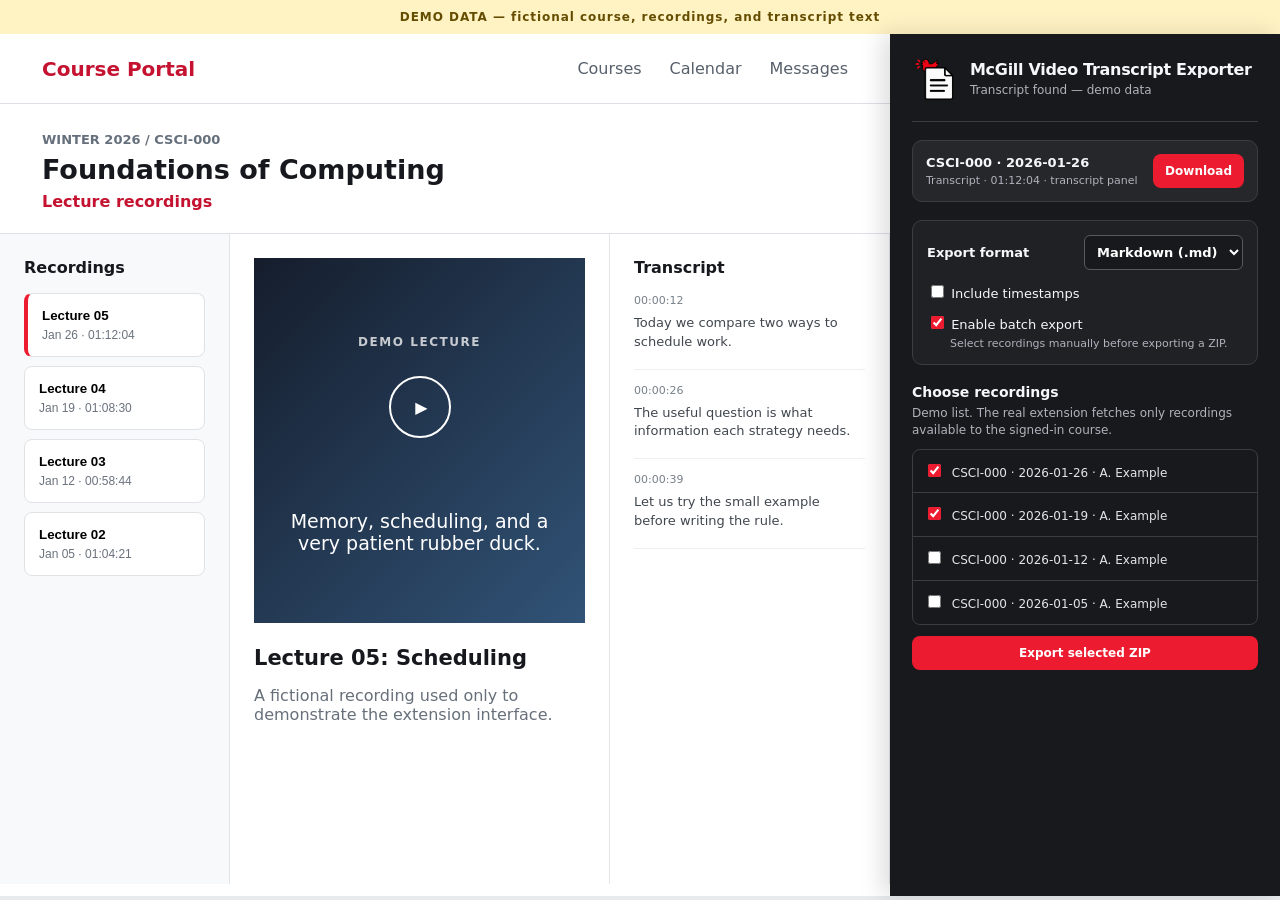
<file: demo/index.html>
<!doctype html>
<html lang="en">
  <head>
    <meta charset="utf-8" />
    <meta name="viewport" content="width=device-width, initial-scale=1" />
    <title>McGill Video Transcript Exporter — demo</title>
    <link rel="stylesheet" href="demo.css" />
  </head>
  <body>
    <div class="demo-notice">DEMO DATA — fictional course, recordings, and transcript text</div>
    <main class="browser" aria-label="Illustrative course-page mock">
      <section class="course-page">
        <nav class="topbar">
          <strong>Course Portal</strong>
          <span>Courses</span><span>Calendar</span><span>Messages</span>
        </nav>
        <header class="course-heading">
          <p>WINTER 2026 / CSCI-000</p>
          <h1>Foundations of Computing</h1>
          <span>Lecture recordings</span>
        </header>
        <div class="course-layout">
          <aside>
            <h2>Recordings</h2>
            <button class="lecture active"><b>Lecture 05</b><span>Jan 26 · 01:12:04</span></button>
            <button class="lecture"><b>Lecture 04</b><span>Jan 19 · 01:08:30</span></button>
            <button class="lecture"><b>Lecture 03</b><span>Jan 12 · 00:58:44</span></button>
            <button class="lecture"><b>Lecture 02</b><span>Jan 05 · 01:04:21</span></button>
          </aside>
          <section class="player">
            <div class="video"><span>DEMO LECTURE</span><div class="play">▶</div><p>Memory, scheduling, and a very patient rubber duck.</p></div>
            <h2>Lecture 05: Scheduling</h2>
            <p class="muted">A fictional recording used only to demonstrate the extension interface.</p>
          </section>
          <section class="transcript"><h2>Transcript</h2><p><time>00:00:12</time> Today we compare two ways to schedule work.</p><p><time>00:00:26</time> The useful question is what information each strategy needs.</p><p><time>00:00:39</time> Let us try the small example before writing the rule.</p></section>
        </div>
      </section>

      <section class="popup" aria-label="McGill Video Transcript Exporter mock popup">
        <header>
          <img src="../assets/mcgill-transcript-logo.png" alt="" />
          <div><h2>McGill Video Transcript Exporter</h2><p>Transcript found — demo data</p></div>
        </header>
        <div class="result"><div><strong>CSCI-000 · 2026-01-26</strong><span>Transcript · 01:12:04 · transcript panel</span></div><button>Download</button></div>
        <div class="settings"><label>Export format <select><option>Markdown (.md)</option></select></label><label><input type="checkbox" /> Include timestamps</label><label><input type="checkbox" checked /> Enable batch export</label><small>Select recordings manually before exporting a ZIP.</small></div>
        <section class="batch"><strong>Choose recordings</strong><p>Demo list. The real extension fetches only recordings available to the signed-in course.</p><div class="recordings"><label><input type="checkbox" checked /> CSCI-000 · 2026-01-26 · A. Example</label><label><input type="checkbox" checked /> CSCI-000 · 2026-01-19 · A. Example</label><label><input type="checkbox" /> CSCI-000 · 2026-01-12 · A. Example</label><label><input type="checkbox" /> CSCI-000 · 2026-01-05 · A. Example</label></div><button class="export">Export selected ZIP</button></section>
      </section>
    </main>
  </body>
</html>
</file>
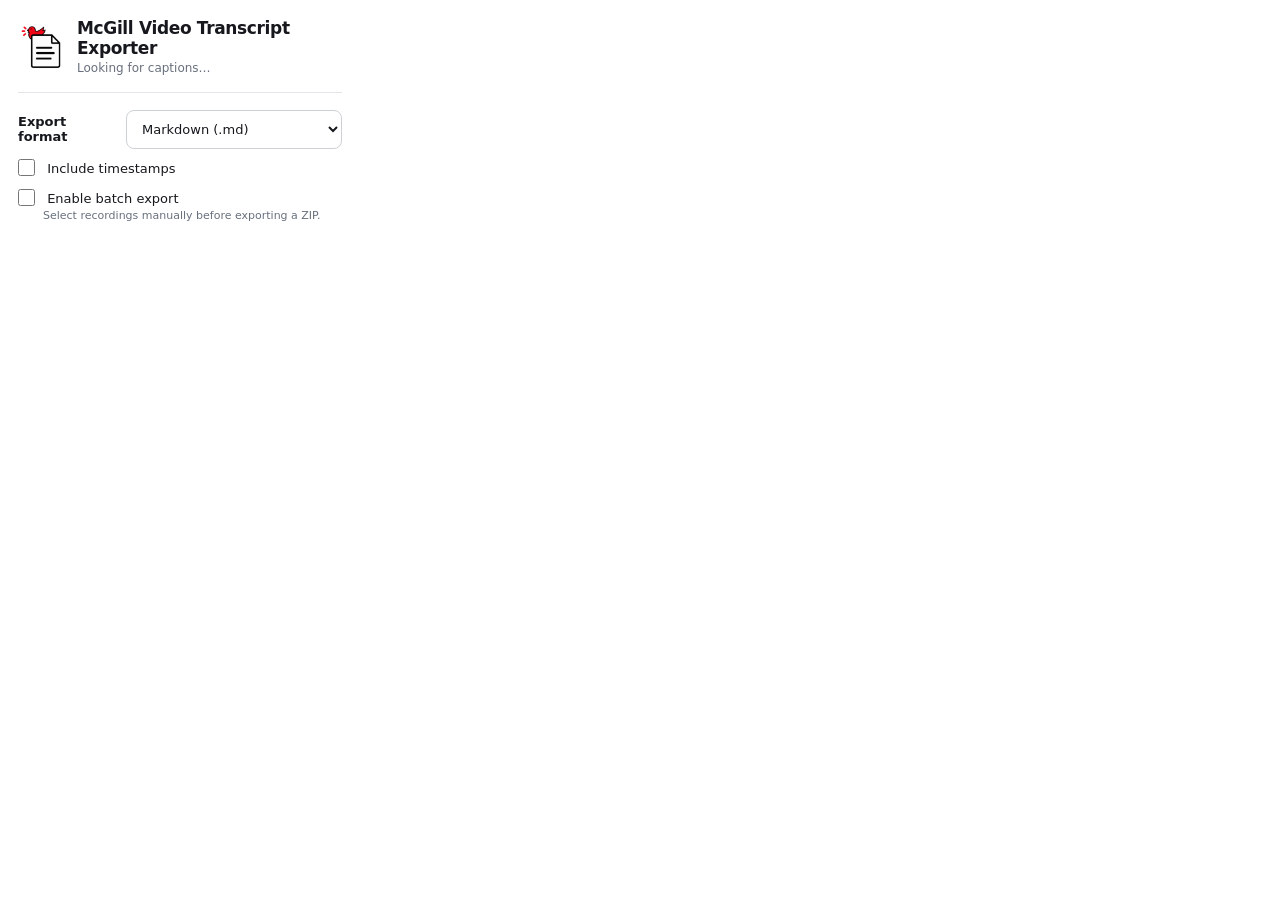
<file: popup.html>
<!doctype html>
<html lang="en">
  <head>
    <meta charset="utf-8" />
    <meta name="viewport" content="width=device-width, initial-scale=1" />
    <title>McGill Video Transcript Exporter</title>
    <link rel="stylesheet" href="popup.css" />
  </head>
  <body>
    <main>
      <header>
        <div class="mark" aria-hidden="true"><img src="assets/mcgill-transcript-logo.png" alt="" /></div>
        <div>
          <h1>McGill Video Transcript Exporter</h1>
          <p id="status" role="status">Looking for captions…</p>
        </div>
      </header>

      <section id="results" aria-live="polite"></section>

      <section id="settings" class="settings" hidden>
        <label for="format">Export format</label>
        <select id="format">
          <option value="md">Markdown (.md)</option>
          <option value="txt">Plain text (.txt)</option>
          <option value="vtt">WebVTT captions (.vtt)</option>
        </select>
        <label class="check">
          <input id="timestamps" type="checkbox" />
          Include timestamps
        </label>
        <label class="check batch-setting">
          <input id="batchEnabled" type="checkbox" />
          Enable batch export
          <span>Select recordings manually before exporting a ZIP.</span>
        </label>
      </section>

      <button id="batch" class="secondary" type="button" hidden>Batch export course recordings</button>
      <section id="batchPanel" class="batch-panel" hidden aria-live="polite"></section>

      <button id="retry" class="secondary" type="button" hidden>Scan again</button>
    </main>
    <script src="lib/transcript.js"></script>
    <script src="lib/zip.js"></script>
    <script src="popup.js"></script>
  </body>
</html>
</file>
<file: demo/demo.css>
:root { font-family: Inter, ui-sans-serif, system-ui, sans-serif; color: #16181d; background: #e9eaed; }
* { box-sizing: border-box; }
body { margin: 0; min-width: 1120px; }
.demo-notice { padding: 10px 24px; background: #fff3c4; color: #644d00; text-align: center; font-size: 12px; font-weight: 800; letter-spacing: .08em; }
.browser { display: grid; grid-template-columns: 1fr 390px; min-height: calc(100vh - 38px); background: white; }
.topbar { display: flex; gap: 28px; align-items: center; height: 70px; padding: 0 42px; border-bottom: 1px solid #dde0e5; color: #57606b; }
.topbar strong { color: #c41230; font-size: 20px; margin-right: auto; }
.course-heading { padding: 28px 42px 22px; border-bottom: 1px solid #dde0e5; }.course-heading p { margin: 0; color: #66707c; font-size: 13px; font-weight: 700; }.course-heading h1 { margin: 7px 0; font-size: 27px; }.course-heading span { color: #c41230; font-weight: 700; }
.course-layout { display: grid; grid-template-columns: 230px 1fr 280px; min-height: 650px; }.course-layout > * { padding: 24px; border-right: 1px solid #e3e5e8; }.course-layout h2 { margin: 0 0 16px; font-size: 16px; }
aside { background: #f8f9fa; }.lecture { width: 100%; padding: 14px; margin: 0 0 9px; border: 1px solid #e0e2e5; border-radius: 8px; background: #fff; text-align: left; cursor: default; }.lecture.active { border-left: 4px solid #ed1b2f; }.lecture b, .lecture span { display: block; }.lecture span { margin-top: 5px; color: #6a727d; font-size: 12px; }
.video { display: grid; place-items: center; min-height: 365px; padding: 24px; background: linear-gradient(135deg, #151d2c, #315377); color: white; text-align: center; }.video span { align-self: end; font-size: 12px; font-weight: 800; letter-spacing: .13em; opacity: .75; }.video p { max-width: 360px; font-size: 19px; }.play { width: 62px; height: 62px; padding: 20px 0 0 4px; border: 2px solid white; border-radius: 50%; }.player h2 { margin: 23px 0 5px; font-size: 21px; }.muted { color: #67707a; }
.transcript p { padding: 0 0 17px; border-bottom: 1px solid #edf0f2; color: #41474f; font-size: 13px; line-height: 1.45; }.transcript time { display: block; margin-bottom: 5px; color: #777f88; font-size: 11px; }
.popup { padding: 22px; background: #18191c; color: #f6f7fa; box-shadow: -8px 0 22px #0002; }.popup header { display: flex; gap: 11px; align-items: center; padding-bottom: 18px; border-bottom: 1px solid #3a3d42; }.popup header img { width: 47px; height: 47px; object-fit: contain; }.popup h2 { margin: 0 0 3px; font-size: 16px; letter-spacing: -.3px; }.popup p { margin: 0; color: #aeb3bc; font-size: 12px; line-height: 1.4; }
.result { display: flex; justify-content: space-between; gap: 8px; align-items: center; margin-top: 18px; padding: 13px; border: 1px solid #3a3d42; border-radius: 10px; background: #25272b; }.result strong, .result span { display: block; }.result strong { font-size: 13px; }.result span { margin-top: 4px; color: #aeb3bc; font-size: 11px; }.popup button { border: 0; border-radius: 8px; padding: 10px 12px; background: #ed1b2f; color: white; font: inherit; font-size: 12px; font-weight: 800; }
.settings { display: grid; gap: 12px; margin-top: 18px; padding: 14px; border: 1px solid #3a3d42; border-radius: 10px; background: #202125; font-size: 13px; }.settings label:first-child { display: flex; justify-content: space-between; align-items: center; font-weight: 700; }.settings select { padding: 8px; border: 1px solid #565a61; border-radius: 6px; background: #18191c; color: #fff; font: inherit; }.settings input { accent-color: #ed1b2f; }.settings small { margin: -7px 0 0 23px; color: #aeb3bc; font-size: 11px; }
.batch { margin-top: 17px; }.batch > strong { font-size: 14px; }.batch > p { margin: 4px 0 10px; }.recordings { overflow: hidden; border: 1px solid #3a3d42; border-radius: 8px; }.recordings label { display: block; padding: 11px; border-bottom: 1px solid #3a3d42; color: #e3e5e9; font-size: 12px; line-height: 1.4; }.recordings label:last-child { border: 0; }.recordings input { margin-right: 7px; accent-color: #ed1b2f; }.export { width: 100%; margin-top: 11px; }
</file>
<file: popup.css>
:root {
  color-scheme: light;
  font-family: Inter, ui-sans-serif, system-ui, -apple-system, BlinkMacSystemFont, "Segoe UI", sans-serif;
  --red: #ed1b2f;
  --red-dark: #c4122d;
  --ink: #16181d;
  --muted: #68707d;
  --line: #e3e5e8;
  --surface: #f6f7f8;
}

* { box-sizing: border-box; }

body {
  width: 360px;
  min-height: 210px;
  margin: 0;
  background: #fff;
  color: var(--ink);
}

main { padding: 18px; }

header {
  display: flex;
  align-items: center;
  gap: 11px;
  padding-bottom: 15px;
  border-bottom: 1px solid var(--line);
}

.mark {
  display: grid;
  width: 48px;
  height: 48px;
  place-items: center;
}

.mark img {
  display: block;
  width: 48px;
  height: 48px;
  object-fit: contain;
}

h1 { margin: 0 0 2px; font-size: 17px; font-weight: 750; letter-spacing: -.35px; }
p { margin: 0; color: var(--muted); font-size: 12px; line-height: 1.4; }

#results:empty { display: none; }
#results { margin-top: 16px; }

.result {
  display: grid;
  grid-template-columns: minmax(0, 1fr) auto;
  gap: 10px;
  align-items: center;
  padding: 14px;
  border: 1px solid var(--line);
  border-radius: 10px;
  background: var(--surface);
}

.track-details { min-width: 0; }
.result strong, .result span { display: block; overflow: hidden; text-overflow: ellipsis; white-space: nowrap; }
.result strong { font-size: 14px; font-weight: 750; }
.result span { margin-top: 3px; color: var(--muted); font-size: 12px; }

.settings {
  display: grid;
  grid-template-columns: 1fr auto;
  align-items: center;
  gap: 10px;
  margin-top: 17px;
  font-size: 13px;
  font-weight: 650;
}

select {
  min-width: 172px;
  padding: 10px 34px 10px 11px;
  border: 1px solid #cdd1d6;
  border-radius: 8px;
  background: #fff;
  color: var(--ink);
  font: inherit;
  font-weight: 500;
}

.check {
  grid-column: 1 / -1;
  color: var(--ink);
  font-weight: 500;
}

.batch-setting { padding-top: 3px; }
.batch-setting span { display: block; margin: 3px 0 0 25px; color: var(--muted); font-size: 11px; line-height: 1.35; }

.check input {
  width: 17px;
  height: 17px;
  margin: 0 8px 0 0;
  vertical-align: -3px;
  accent-color: var(--red);
}

button {
  border: 0;
  border-radius: 8px;
  padding: 9px 12px;
  background: var(--red);
  color: #fff;
  font: inherit;
  font-size: 12px;
  font-weight: 750;
  cursor: pointer;
}

button:hover { background: var(--red-dark); }
button:disabled { cursor: wait; opacity: .65; }

.secondary {
  width: 100%;
  margin-top: 16px;
  border: 1px solid #d8dade;
  background: #fff;
  color: var(--ink);
}

.secondary:hover { border-color: #bfc3c9; background: var(--surface); }

.batch-panel { margin-top: 16px; }
.batch-panel > strong { display: block; font-size: 14px; }
.batch-panel > p { margin: 3px 0 10px; }
.recording-list { max-height: 216px; overflow-y: auto; border: 1px solid var(--line); border-radius: 8px; margin-bottom: 10px; }
.recording { display: flex; gap: 9px; align-items: flex-start; padding: 10px; border-bottom: 1px solid var(--line); font-size: 12px; line-height: 1.35; }
.recording:last-child { border-bottom: 0; }
.recording input { margin: 2px 0 0; accent-color: var(--red); }
.batch-panel > button { width: 100%; }

.empty {
  padding: 13px 14px;
  border: 1px solid var(--line);
  border-radius: 10px;
  background: var(--surface);
  color: #4f5662;
  font-size: 12px;
  line-height: 1.45;
}

@media (prefers-color-scheme: dark) {
  :root {
    color-scheme: dark;
    --ink: #f4f4f5;
    --muted: #a6aab2;
    --line: #393b40;
    --surface: #25272b;
  }

  body { background: #18191c; }
  header { border-color: var(--line); }
  .result, .empty { border-color: var(--line); background: var(--surface); }
  .empty { color: #d0d3d8; }

  select {
    border-color: #4a4d53;
    background: #202125;
    color: var(--ink);
  }

  .secondary {
    border-color: #4a4d53;
    background: #202125;
    color: var(--ink);
  }

  .secondary:hover { border-color: #686c73; background: #292b2f; }
  .recording-list, .recording { border-color: var(--line); }
}
</file>
